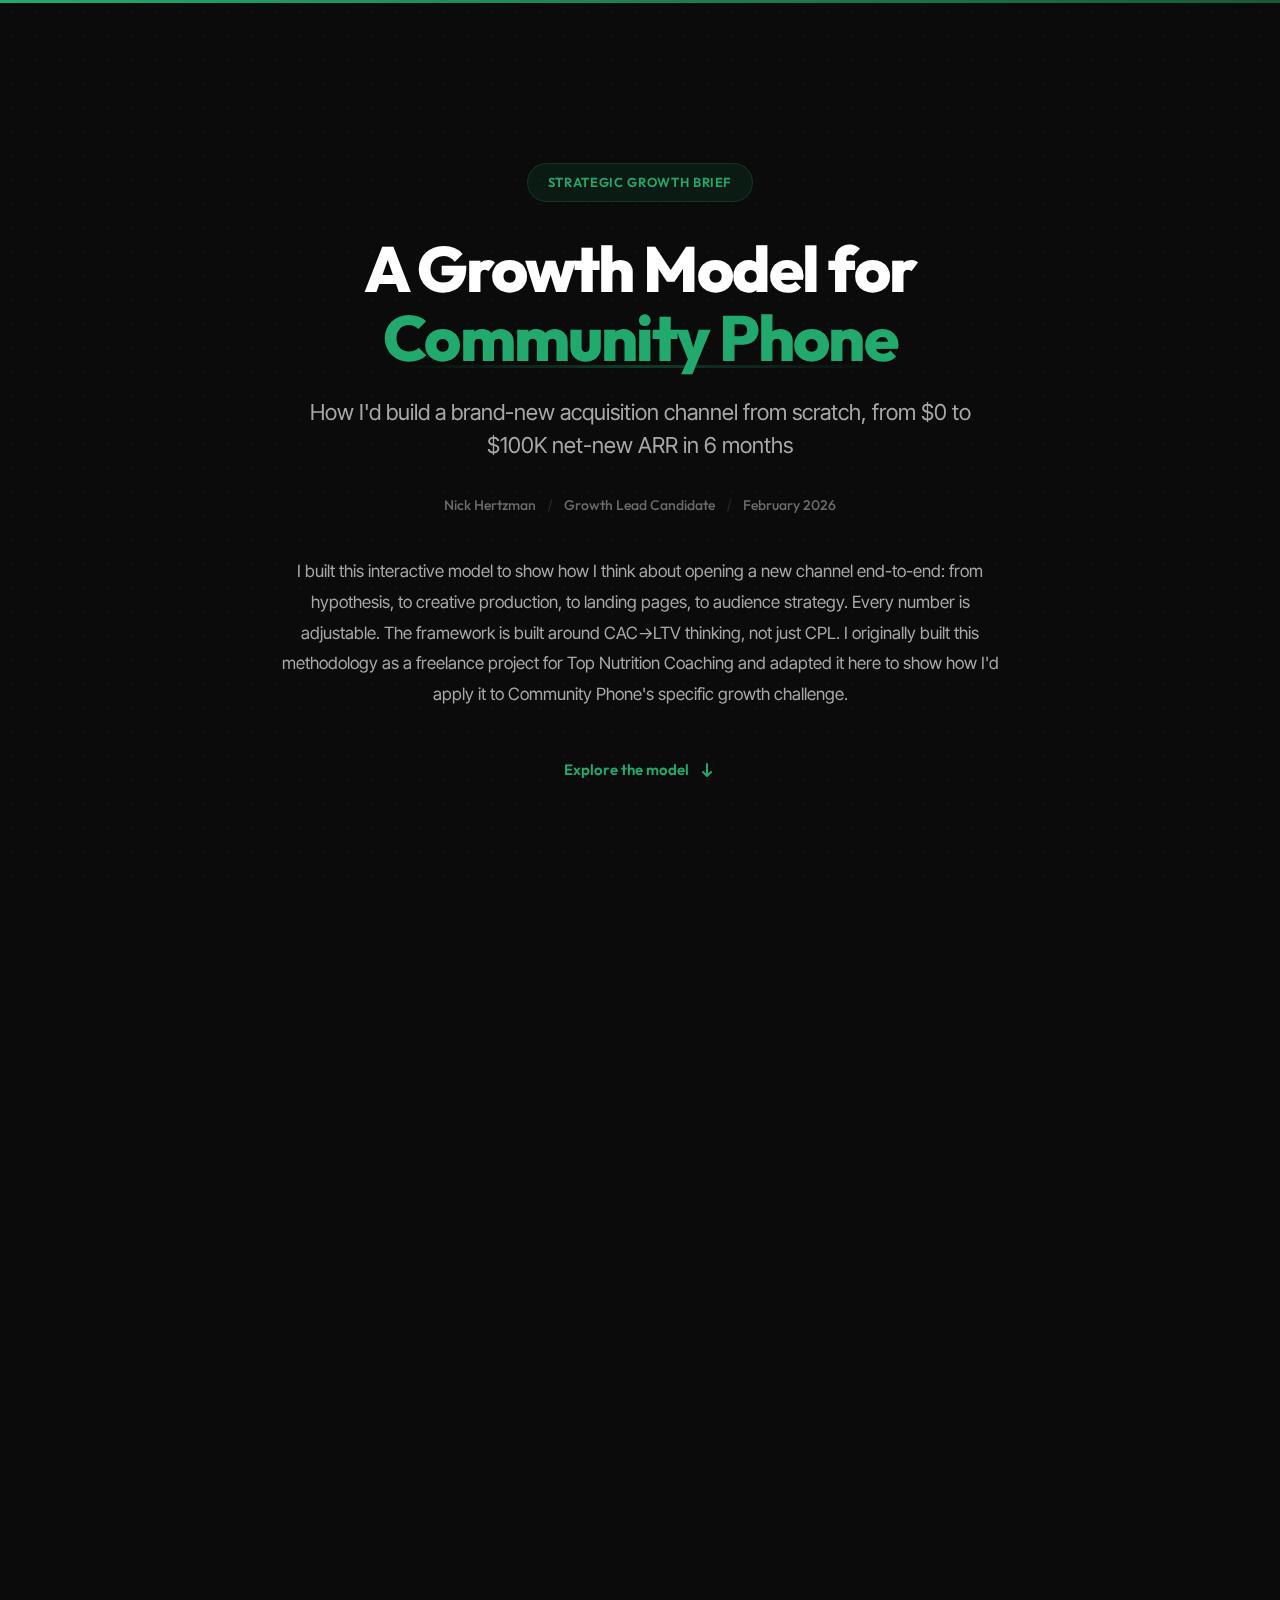
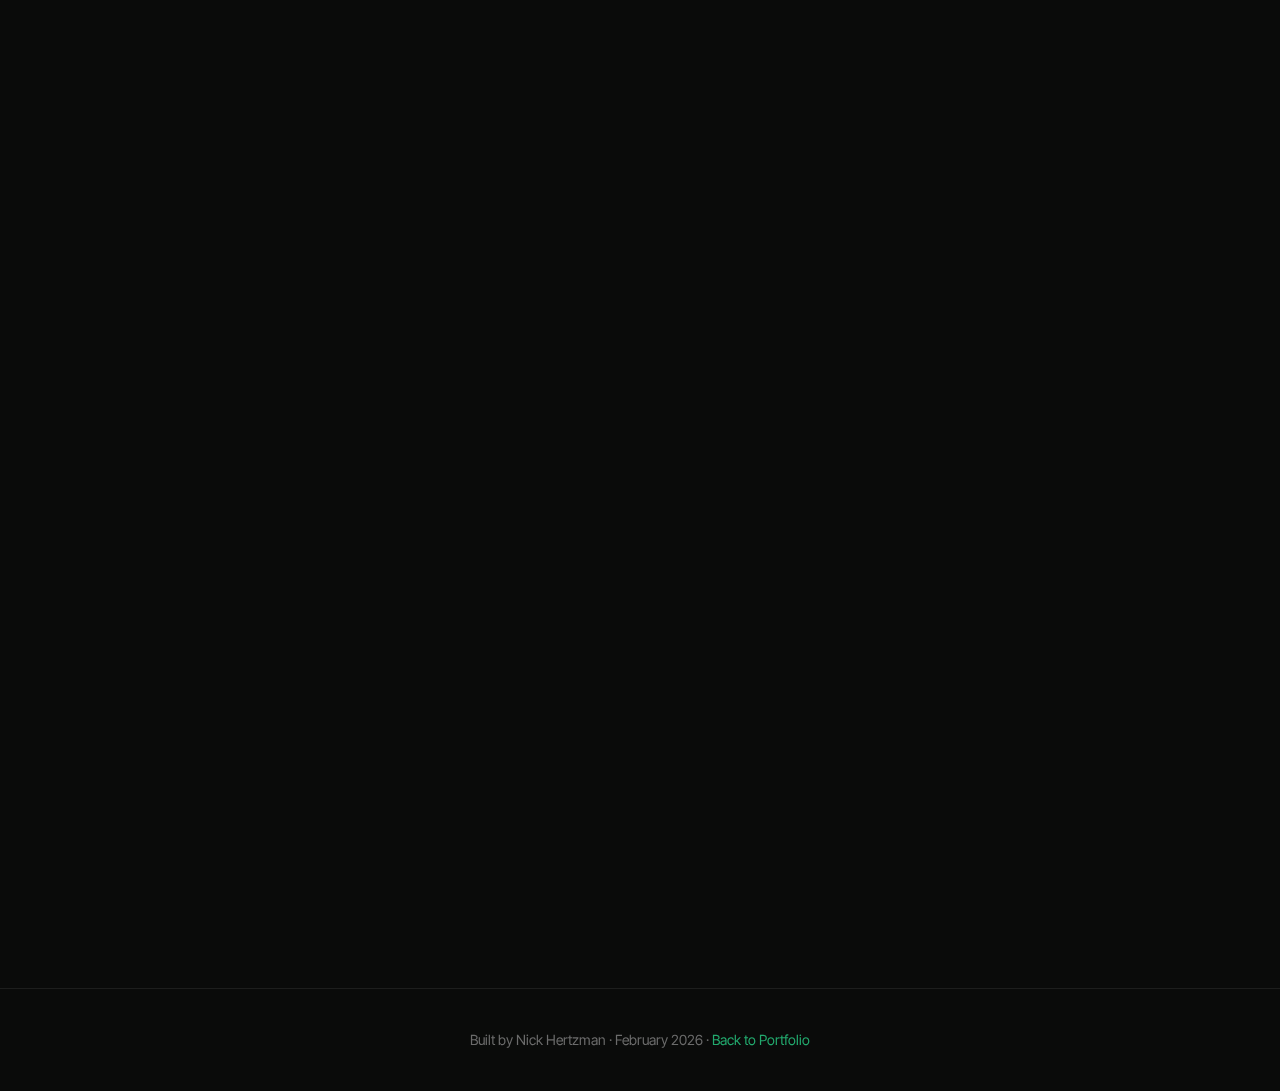
<file: community-phone.html>
<!DOCTYPE html>
<html lang="en">
<head>
    <meta charset="UTF-8">
    <meta name="viewport" content="width=device-width, initial-scale=1.0">
    <title>A Growth Model for Community Phone | Nick Hertzman</title>
    <meta name="description" content="An interactive growth calculator and strategic brief for Community Phone's next scalable acquisition channel.">
    <meta name="robots" content="noindex, nofollow">

    <!-- Google Fonts (same as main site) -->
    <link rel="preconnect" href="https://fonts.googleapis.com">
    <link rel="preconnect" href="https://fonts.gstatic.com" crossorigin>
    <link href="https://fonts.googleapis.com/css2?family=Outfit:wght@400;500;600;700;800&family=Inter+Tight:wght@300;400;500;600;700&display=swap" rel="stylesheet">

    <link rel="stylesheet" href="community-phone.css">
</head>
<body>
    <!-- Fixed Header Bar -->
    <div class="fixed-header"></div>

    <!-- Persistent Path to $100K Bar -->
    <div class="path-bar" id="pathBar">
        <div class="path-bar-inner">
            <span class="path-bar-label">Path to $100K ARR</span>
            <div class="path-bar-track">
                <div class="path-bar-fill" id="pathBarFill"></div>
            </div>
            <span class="path-bar-value" id="pathBarValue">$0</span>
        </div>
    </div>

    <!-- Page Content -->
    <div class="page-wrapper">

        <!-- ===== SECTION 1: HERO ===== -->
        <section class="section hero-section" id="hero">
            <div class="container">
                <div class="hero-badge">Strategic Growth Brief</div>
                <h1 class="hero-title">A Growth Model for <span class="highlight">Community Phone</span></h1>
                <p class="hero-subtitle">How I'd build a brand-new acquisition channel from scratch, from $0 to $100K net-new ARR in 6 months</p>
                <div class="hero-meta">
                    <span class="hero-meta-item">Nick Hertzman</span>
                    <span class="hero-meta-divider">/</span>
                    <span class="hero-meta-item">Growth Lead Candidate</span>
                    <span class="hero-meta-divider">/</span>
                    <span class="hero-meta-item">February 2026</span>
                </div>
                <p class="hero-intro">I built this interactive model to show how I think about opening a new channel end-to-end: from hypothesis, to creative production, to landing pages, to audience strategy. Every number is adjustable. The framework is built around CAC→LTV thinking, not just CPL. I originally built this methodology as a freelance project for Top Nutrition Coaching and adapted it here to show how I'd apply it to Community Phone's specific growth challenge.</p>
                <a href="#challenge" class="scroll-cta">
                    <span>Explore the model</span>
                    <svg width="20" height="20" viewBox="0 0 20 20" fill="none"><path d="M10 4v12m0 0l-4-4m4 4l4-4" stroke="currentColor" stroke-width="2" stroke-linecap="round" stroke-linejoin="round"/></svg>
                </a>
            </div>
        </section>

        <!-- ===== SECTION 2: THE CHALLENGE ===== -->
        <section class="section challenge-section" id="challenge">
            <div class="container">
                <h2 class="section-title">The Challenge</h2>
                <p class="section-description">Community Phone has built a strong foundation: 8-figure ARR, 25K+ customers, and a proven product. But growth is concentrated in a single channel. The next phase requires opening a brand-new paid channel from scratch through rapid testing, fast creative iteration, and ruthlessly killing what doesn't work.</p>

                <div class="stat-cards">
                    <div class="stat-card">
                        <div class="stat-icon">
                            <svg width="24" height="24" viewBox="0 0 24 24" fill="none"><path d="M12 2v20M17 5H9.5a3.5 3.5 0 000 7h5a3.5 3.5 0 010 7H6" stroke="currentColor" stroke-width="2" stroke-linecap="round" stroke-linejoin="round"/></svg>
                        </div>
                        <div class="stat-number" data-target="8">8</div>
                        <div class="stat-label">Figure ARR</div>
                        <div class="stat-detail">Proven product-market fit with strong revenue foundation</div>
                    </div>
                    <div class="stat-card">
                        <div class="stat-icon">
                            <svg width="24" height="24" viewBox="0 0 24 24" fill="none"><path d="M17 21v-2a4 4 0 00-4-4H5a4 4 0 00-4 4v2M9 11a4 4 0 100-8 4 4 0 000 8zM23 21v-2a4 4 0 00-3-3.87M16 3.13a4 4 0 010 7.75" stroke="currentColor" stroke-width="2" stroke-linecap="round" stroke-linejoin="round"/></svg>
                        </div>
                        <div class="stat-number">25K+</div>
                        <div class="stat-label">Customers</div>
                        <div class="stat-detail">Large base validates demand across demographics</div>
                    </div>
                    <div class="stat-card">
                        <div class="stat-icon">
                            <svg width="24" height="24" viewBox="0 0 24 24" fill="none"><path d="M21 12a9 9 0 11-18 0 9 9 0 0118 0z" stroke="currentColor" stroke-width="2"/><path d="M9 12l2 2 4-4" stroke="currentColor" stroke-width="2" stroke-linecap="round" stroke-linejoin="round"/></svg>
                        </div>
                        <div class="stat-number">$50K</div>
                        <div class="stat-label">Max Monthly Budget</div>
                        <div class="stat-detail">Starting at $25K/month with room to scale as channels prove out</div>
                    </div>
                    <div class="stat-card">
                        <div class="stat-icon">
                            <svg width="24" height="24" viewBox="0 0 24 24" fill="none"><path d="M13 2L3 14h9l-1 8 10-12h-9l1-8z" stroke="currentColor" stroke-width="2" stroke-linecap="round" stroke-linejoin="round"/></svg>
                        </div>
                        <div class="stat-number">6 Months</div>
                        <div class="stat-label">Target Timeline</div>
                        <div class="stat-detail">$100K net-new ARR from a channel built from scratch</div>
                    </div>
                </div>
            </div>
        </section>

        <!-- ===== SECTION 3: ICE FRAMEWORK ===== -->
        <section class="section ice-section" id="framework">
            <div class="container">
                <h2 class="section-title">The Framework</h2>
                <p class="section-description">Before spending a dollar, I prioritize initiatives using the ICE framework: Impact, Confidence, and Ease. Each dimension is scored 1-10 with a specific rubric so scoring stays consistent and defensible. Each score below is editable. Click any cell to adjust, and the table will re-sort by total score automatically.</p>

                <div class="ice-scales">
                    <div class="ice-scale-card">
                        <h4>Impact</h4>
                        <p>How far does this get us toward the $100K MRR goal?</p>
                        <ul>
                            <li><strong>10</strong> = Gets us 100% of the way there</li>
                            <li><strong>5</strong> = Gets us 50% of the way there</li>
                            <li><strong>1</strong> = Gets us 10% of the way there</li>
                        </ul>
                    </div>
                    <div class="ice-scale-card">
                        <h4>Confidence</h4>
                        <p>How certain are we this will make an impact?</p>
                        <ul>
                            <li><strong>10</strong> = Absolutely certain an impact will be made</li>
                            <li><strong>5</strong> = 50% certain</li>
                            <li><strong>1</strong> = No clue</li>
                        </ul>
                    </div>
                    <div class="ice-scale-card">
                        <h4>Ease</h4>
                        <p>What does it cost in time and resources to launch?</p>
                        <ul>
                            <li><strong>10</strong> = ~$10 of time and resources</li>
                            <li><strong>5</strong> = ~$25,000 of time and resources</li>
                            <li><strong>1</strong> = ~$50,000 of time and resources</li>
                        </ul>
                    </div>
                </div>

                <div class="ice-legend">
                    <div class="ice-legend-item">
                        <span class="ice-legend-dot high"></span>
                        <span>High Priority (24+)</span>
                    </div>
                    <div class="ice-legend-item">
                        <span class="ice-legend-dot medium"></span>
                        <span>Medium Priority (18-23)</span>
                    </div>
                    <div class="ice-legend-item">
                        <span class="ice-legend-dot low"></span>
                        <span>Lower Priority (&lt;18)</span>
                    </div>
                </div>

                <div class="ice-table-wrapper">
                    <table class="ice-table" id="iceTable">
                        <thead>
                            <tr>
                                <th class="ice-th-initiative">Initiative</th>
                                <th class="ice-th-score">Impact</th>
                                <th class="ice-th-score">Confidence</th>
                                <th class="ice-th-score">Ease</th>
                                <th class="ice-th-total">Total</th>
                            </tr>
                        </thead>
                        <tbody id="iceBody">
                            <!-- Populated by JS -->
                        </tbody>
                    </table>
                </div>
            </div>
        </section>

        <!-- ===== SECTION 4: INTERACTIVE CALCULATOR ===== -->
        <section class="section calculator-section" id="calculator">
            <div class="container">
                <h2 class="section-title">The Growth Model</h2>
                <p class="section-description">This is a fully interactive growth model built around the metrics that matter: CAC, LTV, payback period, and ROAS per channel. Adjust any input and watch the projections update in real time. Every slider is tunable to match Community Phone's actual data.</p>

                <!-- Global Controls -->
                <div class="global-controls">
                    <div class="global-control">
                        <label>Starting Monthly Spend</label>
                        <div class="slider-group">
                            <input type="range" id="globalBudget" min="10000" max="100000" step="2500" value="25000">
                            <span class="slider-value" id="globalBudgetValue">$25,000</span>
                        </div>
                    </div>
                    <div class="global-control">
                        <label>Planning Horizon</label>
                        <select id="globalHorizon">
                            <option value="12">12 Weeks</option>
                            <option value="20">20 Weeks</option>
                            <option value="26" selected>26 Weeks (~6 Months)</option>
                        </select>
                    </div>
                    <div class="global-control">
                        <label>Week-over-Week Spend Growth</label>
                        <div class="slider-group">
                            <input type="range" id="globalGrowth" min="0" max="15" step="0.5" value="5">
                            <span class="slider-value" id="globalGrowthValue">5.0%</span>
                        </div>
                    </div>
                    <div class="global-control">
                        <label>Max Monthly Spend Cap</label>
                        <div class="slider-group">
                            <input type="range" id="globalSpendCap" min="25000" max="200000" step="5000" value="50000">
                            <span class="slider-value" id="globalSpendCapValue">$50,000</span>
                        </div>
                    </div>
                    <div class="global-control scenario-control">
                        <label>Scenario Presets</label>
                        <div class="scenario-buttons">
                            <div class="scenario-btn-wrapper">
                                <button class="scenario-btn" data-scenario="conservative">Conservative</button>
                                <div class="scenario-tooltip">Worst-case ramp. Well below benchmark at every funnel stage, higher churn, minimal spend growth. Models a slow start where nothing clicks early.</div>
                            </div>
                            <div class="scenario-btn-wrapper">
                                <button class="scenario-btn active" data-scenario="base">Base</button>
                                <div class="scenario-tooltip">Below-benchmark assumptions across the funnel. Realistic for a new channel where nothing is optimized yet. Assumes underperformance as you learn.</div>
                            </div>
                            <div class="scenario-btn-wrapper">
                                <button class="scenario-btn" data-scenario="aggressive">Aggressive</button>
                                <div class="scenario-tooltip">Hitting industry benchmark midpoints. This is the upside case where creative testing lands early and you reach expected channel performance.</div>
                            </div>
                        </div>
                    </div>
                </div>

                <!-- Channel Tabs -->
                <div class="channel-tabs">
                    <div class="channel-tab active" data-channel="meta">
                        <label class="channel-toggle" title="Include this channel in the model">
                            <input type="checkbox" class="channel-enabled" data-channel="meta" checked>
                            <span class="toggle-track"><span class="toggle-thumb"></span></span>
                        </label>
                        <span class="channel-tab-dot meta"></span>
                        <span class="channel-tab-label">Meta Ads</span>
                    </div>
                    <div class="channel-tab disabled" data-channel="tiktok">
                        <label class="channel-toggle" title="Include this channel in the model">
                            <input type="checkbox" class="channel-enabled" data-channel="tiktok">
                            <span class="toggle-track"><span class="toggle-thumb"></span></span>
                        </label>
                        <span class="channel-tab-dot tiktok"></span>
                        <span class="channel-tab-label">TikTok Ads</span>
                    </div>
                    <div class="channel-tab disabled" data-channel="influencer">
                        <label class="channel-toggle" title="Include this channel in the model">
                            <input type="checkbox" class="channel-enabled" data-channel="influencer">
                            <span class="toggle-track"><span class="toggle-thumb"></span></span>
                        </label>
                        <span class="channel-tab-dot influencer"></span>
                        <span class="channel-tab-label">Influencer / Affiliate</span>
                    </div>
                    <div class="channel-tab disabled" data-channel="youtube">
                        <label class="channel-toggle" title="Include this channel in the model">
                            <input type="checkbox" class="channel-enabled" data-channel="youtube">
                            <span class="toggle-track"><span class="toggle-thumb"></span></span>
                        </label>
                        <span class="channel-tab-dot youtube"></span>
                        <span class="channel-tab-label">YouTube Ads</span>
                    </div>
                    <div class="channel-tab disabled" data-channel="ctv">
                        <label class="channel-toggle" title="Include this channel in the model">
                            <input type="checkbox" class="channel-enabled" data-channel="ctv">
                            <span class="toggle-track"><span class="toggle-thumb"></span></span>
                        </label>
                        <span class="channel-tab-dot ctv"></span>
                        <span class="channel-tab-label">CTV / OTT</span>
                    </div>
                </div>

                <!-- Channel Input Panels -->
                <div class="channel-panels">
                    <!-- Meta Panel -->
                    <div class="channel-panel active" id="panel-meta">
                        <div class="panel-header meta">
                            <h3>Meta Ads</h3>
                            <p>Family & senior targeting via carousel, video, and static creative formats</p>
                        </div>
                        <div class="input-grid">
                            <div class="input-group">
                                <label>Weekly Starting Spend</label>
                                <div class="slider-group">
                                    <input type="range" class="channel-input" data-channel="meta" data-metric="weeklySpend" min="1000" max="100000" step="1000" value="5775">
                                    <span class="slider-value">$5,775</span>
                                </div>
                            </div>
                            <div class="input-group">
                                <label>CPM <span class="benchmark">Benchmark: $10-15</span></label>
                                <div class="slider-group">
                                    <input type="range" class="channel-input" data-channel="meta" data-metric="cpm" min="3" max="40" step="0.5" value="14">
                                    <span class="slider-value">$14.00</span>
                                </div>
                            </div>
                            <div class="input-group">
                                <label>CTR <span class="benchmark">Benchmark: 0.9-1.5%</span></label>
                                <div class="slider-group">
                                    <input type="range" class="channel-input" data-channel="meta" data-metric="ctr" min="0.1" max="5" step="0.1" value="1.3">
                                    <span class="slider-value">1.3%</span>
                                </div>
                            </div>
                            <div class="input-group">
                                <label>Landing Page CVR <span class="benchmark">Benchmark: 5-12%</span></label>
                                <div class="slider-group">
                                    <input type="range" class="channel-input" data-channel="meta" data-metric="lpCvr" min="1" max="25" step="0.5" value="6.5">
                                    <span class="slider-value">5.0%</span>
                                </div>
                            </div>
                            <div class="input-group">
                                <label>Trial-to-Paid CVR <span class="benchmark">Benchmark: 10-20%</span></label>
                                <div class="slider-group">
                                    <input type="range" class="channel-input" data-channel="meta" data-metric="trialCvr" min="1" max="40" step="1" value="12">
                                    <span class="slider-value">12%</span>
                                </div>
                            </div>
                            <div class="input-group">
                                <label>Monthly Churn Rate <span class="benchmark">Benchmark: 3-7%</span></label>
                                <div class="slider-group">
                                    <input type="range" class="channel-input" data-channel="meta" data-metric="churn" min="1" max="15" step="0.5" value="7">
                                    <span class="slider-value">7.0%</span>
                                </div>
                            </div>
                            <div class="input-group">
                                <label>Avg Monthly Revenue / Customer</label>
                                <div class="slider-group">
                                    <input type="range" class="channel-input" data-channel="meta" data-metric="avgRevenue" min="10" max="150" step="1" value="70">
                                    <span class="slider-value">$70</span>
                                </div>
                            </div>
                        </div>
                    </div>

                    <!-- TikTok Panel -->
                    <div class="channel-panel" id="panel-tiktok">
                        <div class="panel-header tiktok">
                            <h3>TikTok Ads</h3>
                            <p>Creative-first approach targeting younger demographics with viral potential</p>
                        </div>
                        <div class="input-grid">
                            <div class="input-group">
                                <label>Weekly Starting Spend</label>
                                <div class="slider-group">
                                    <input type="range" class="channel-input" data-channel="tiktok" data-metric="weeklySpend" min="1000" max="100000" step="1000" value="20000">
                                    <span class="slider-value">$20,000</span>
                                </div>
                            </div>
                            <div class="input-group">
                                <label>CPM <span class="benchmark">Benchmark: $5-12</span></label>
                                <div class="slider-group">
                                    <input type="range" class="channel-input" data-channel="tiktok" data-metric="cpm" min="3" max="40" step="0.5" value="10">
                                    <span class="slider-value">$10.00</span>
                                </div>
                            </div>
                            <div class="input-group">
                                <label>CTR <span class="benchmark">Benchmark: 0.5-1.2%</span></label>
                                <div class="slider-group">
                                    <input type="range" class="channel-input" data-channel="tiktok" data-metric="ctr" min="0.1" max="5" step="0.1" value="0.5">
                                    <span class="slider-value">0.5%</span>
                                </div>
                            </div>
                            <div class="input-group">
                                <label>Landing Page CVR <span class="benchmark">Benchmark: 3-8%</span></label>
                                <div class="slider-group">
                                    <input type="range" class="channel-input" data-channel="tiktok" data-metric="lpCvr" min="1" max="25" step="0.5" value="3">
                                    <span class="slider-value">3.0%</span>
                                </div>
                            </div>
                            <div class="input-group">
                                <label>Trial-to-Paid CVR <span class="benchmark">Benchmark: 7-15%</span></label>
                                <div class="slider-group">
                                    <input type="range" class="channel-input" data-channel="tiktok" data-metric="trialCvr" min="1" max="40" step="1" value="8">
                                    <span class="slider-value">8%</span>
                                </div>
                            </div>
                            <div class="input-group">
                                <label>Monthly Churn Rate <span class="benchmark">Benchmark: 4-8%</span></label>
                                <div class="slider-group">
                                    <input type="range" class="channel-input" data-channel="tiktok" data-metric="churn" min="1" max="15" step="0.5" value="7">
                                    <span class="slider-value">7.0%</span>
                                </div>
                            </div>
                            <div class="input-group">
                                <label>Avg Monthly Revenue / Customer</label>
                                <div class="slider-group">
                                    <input type="range" class="channel-input" data-channel="tiktok" data-metric="avgRevenue" min="10" max="150" step="1" value="70">
                                    <span class="slider-value">$70</span>
                                </div>
                            </div>
                        </div>
                    </div>

                    <!-- Influencer Panel -->
                    <div class="channel-panel" id="panel-influencer">
                        <div class="panel-header influencer">
                            <h3>Influencer / Affiliate</h3>
                            <p>Partnership-based, content-driven acquisition through family & tech reviewers</p>
                        </div>
                        <div class="input-grid">
                            <div class="input-group">
                                <label>Weekly Starting Spend</label>
                                <div class="slider-group">
                                    <input type="range" class="channel-input" data-channel="influencer" data-metric="weeklySpend" min="1000" max="100000" step="1000" value="10000">
                                    <span class="slider-value">$10,000</span>
                                </div>
                            </div>
                            <div class="input-group">
                                <label>CPM <span class="benchmark">Benchmark: $10-20</span></label>
                                <div class="slider-group">
                                    <input type="range" class="channel-input" data-channel="influencer" data-metric="cpm" min="3" max="40" step="0.5" value="18">
                                    <span class="slider-value">$18.00</span>
                                </div>
                            </div>
                            <div class="input-group">
                                <label>CTR <span class="benchmark">Benchmark: 1.5-4%</span></label>
                                <div class="slider-group">
                                    <input type="range" class="channel-input" data-channel="influencer" data-metric="ctr" min="0.1" max="5" step="0.1" value="1.8">
                                    <span class="slider-value">1.8%</span>
                                </div>
                            </div>
                            <div class="input-group">
                                <label>Landing Page CVR <span class="benchmark">Benchmark: 8-15%</span></label>
                                <div class="slider-group">
                                    <input type="range" class="channel-input" data-channel="influencer" data-metric="lpCvr" min="1" max="25" step="0.5" value="9">
                                    <span class="slider-value">9.0%</span>
                                </div>
                            </div>
                            <div class="input-group">
                                <label>Trial-to-Paid CVR <span class="benchmark">Benchmark: 15-25%</span></label>
                                <div class="slider-group">
                                    <input type="range" class="channel-input" data-channel="influencer" data-metric="trialCvr" min="1" max="40" step="1" value="16">
                                    <span class="slider-value">16%</span>
                                </div>
                            </div>
                            <div class="input-group">
                                <label>Monthly Churn Rate <span class="benchmark">Benchmark: 2-6%</span></label>
                                <div class="slider-group">
                                    <input type="range" class="channel-input" data-channel="influencer" data-metric="churn" min="1" max="15" step="0.5" value="5">
                                    <span class="slider-value">5.0%</span>
                                </div>
                            </div>
                            <div class="input-group">
                                <label>Avg Monthly Revenue / Customer</label>
                                <div class="slider-group">
                                    <input type="range" class="channel-input" data-channel="influencer" data-metric="avgRevenue" min="10" max="150" step="1" value="70">
                                    <span class="slider-value">$70</span>
                                </div>
                            </div>
                        </div>
                    </div>

                    <!-- YouTube Panel -->
                    <div class="channel-panel" id="panel-youtube">
                        <div class="panel-header youtube">
                            <h3>YouTube Ads</h3>
                            <p>Performance-driven pre-roll and in-stream ads targeting users with high intent</p>
                        </div>
                        <div class="input-grid">
                            <div class="input-group">
                                <label>Weekly Starting Spend</label>
                                <div class="slider-group">
                                    <input type="range" class="channel-input" data-channel="youtube" data-metric="weeklySpend" min="1000" max="100000" step="1000" value="8000">
                                    <span class="slider-value">$8,000</span>
                                </div>
                            </div>
                            <div class="input-group">
                                <label>CPM <span class="benchmark">Benchmark: $3.50-8</span></label>
                                <div class="slider-group">
                                    <input type="range" class="channel-input" data-channel="youtube" data-metric="cpm" min="2" max="20" step="0.5" value="6">
                                    <span class="slider-value">$6.00</span>
                                </div>
                            </div>
                            <div class="input-group">
                                <label>CTR <span class="benchmark">Benchmark: 0.5-0.7%</span></label>
                                <div class="slider-group">
                                    <input type="range" class="channel-input" data-channel="youtube" data-metric="ctr" min="0.1" max="3" step="0.05" value="0.5">
                                    <span class="slider-value">0.50%</span>
                                </div>
                            </div>
                            <div class="input-group">
                                <label>Landing Page CVR <span class="benchmark">Benchmark: 4-8%</span></label>
                                <div class="slider-group">
                                    <input type="range" class="channel-input" data-channel="youtube" data-metric="lpCvr" min="1" max="25" step="0.5" value="4">
                                    <span class="slider-value">4.0%</span>
                                </div>
                            </div>
                            <div class="input-group">
                                <label>Trial-to-Paid CVR <span class="benchmark">Benchmark: 8-15%</span></label>
                                <div class="slider-group">
                                    <input type="range" class="channel-input" data-channel="youtube" data-metric="trialCvr" min="1" max="40" step="1" value="9">
                                    <span class="slider-value">9%</span>
                                </div>
                            </div>
                            <div class="input-group">
                                <label>Monthly Churn Rate <span class="benchmark">Benchmark: 3-7%</span></label>
                                <div class="slider-group">
                                    <input type="range" class="channel-input" data-channel="youtube" data-metric="churn" min="1" max="15" step="0.5" value="6">
                                    <span class="slider-value">6.0%</span>
                                </div>
                            </div>
                            <div class="input-group">
                                <label>Avg Monthly Revenue / Customer</label>
                                <div class="slider-group">
                                    <input type="range" class="channel-input" data-channel="youtube" data-metric="avgRevenue" min="10" max="150" step="1" value="70">
                                    <span class="slider-value">$70</span>
                                </div>
                            </div>
                        </div>
                    </div>

                    <!-- CTV Panel -->
                    <div class="channel-panel" id="panel-ctv">
                        <div class="panel-header ctv">
                            <h3>CTV / OTT</h3>
                            <p>Premium connected TV inventory for brand awareness and reach — optimized for impressions and view-through lift, not direct clicks</p>
                        </div>
                        <div class="input-grid">
                            <div class="input-group">
                                <label>Weekly Starting Spend</label>
                                <div class="slider-group">
                                    <input type="range" class="channel-input" data-channel="ctv" data-metric="weeklySpend" min="1000" max="100000" step="1000" value="15000">
                                    <span class="slider-value">$15,000</span>
                                </div>
                            </div>
                            <div class="input-group">
                                <label>CPM <span class="benchmark">Benchmark: $25-65</span></label>
                                <div class="slider-group">
                                    <input type="range" class="channel-input" data-channel="ctv" data-metric="cpm" min="15" max="80" step="1" value="40">
                                    <span class="slider-value">$40.00</span>
                                </div>
                            </div>
                            <div class="input-group">
                                <label>CTR <span class="benchmark">Note: CTV optimizes for reach/frequency, not clicks</span></label>
                                <div class="slider-group">
                                    <input type="range" class="channel-input" data-channel="ctv" data-metric="ctr" min="0.01" max="0.5" step="0.01" value="0.05">
                                    <span class="slider-value">0.05%</span>
                                </div>
                            </div>
                            <div class="input-group">
                                <label>Landing Page CVR <span class="benchmark">Benchmark: 3-6%</span></label>
                                <div class="slider-group">
                                    <input type="range" class="channel-input" data-channel="ctv" data-metric="lpCvr" min="1" max="25" step="0.5" value="3">
                                    <span class="slider-value">3.0%</span>
                                </div>
                            </div>
                            <div class="input-group">
                                <label>Trial-to-Paid CVR <span class="benchmark">Benchmark: 6-12%</span></label>
                                <div class="slider-group">
                                    <input type="range" class="channel-input" data-channel="ctv" data-metric="trialCvr" min="1" max="40" step="1" value="8">
                                    <span class="slider-value">8%</span>
                                </div>
                            </div>
                            <div class="input-group">
                                <label>Monthly Churn Rate <span class="benchmark">Benchmark: 4-8%</span></label>
                                <div class="slider-group">
                                    <input type="range" class="channel-input" data-channel="ctv" data-metric="churn" min="1" max="15" step="0.5" value="6">
                                    <span class="slider-value">6.0%</span>
                                </div>
                            </div>
                            <div class="input-group">
                                <label>Avg Monthly Revenue / Customer</label>
                                <div class="slider-group">
                                    <input type="range" class="channel-input" data-channel="ctv" data-metric="avgRevenue" min="10" max="150" step="1" value="70">
                                    <span class="slider-value">$70</span>
                                </div>
                            </div>
                        </div>
                    </div>
                </div>

                <!-- Output Dashboard -->
                <div class="dashboard">
                    <h3 class="dashboard-title">Projected Outcomes</h3>

                    <!-- Key Metrics Cards -->
                    <div class="metrics-grid">
                        <div class="metric-card">
                            <div class="metric-label">Total New MRR</div>
                            <div class="metric-value" id="metricMRR">$0</div>
                            <div class="metric-sublabel">at end of horizon</div>
                        </div>
                        <div class="metric-card">
                            <div class="metric-label">Blended CAC</div>
                            <div class="metric-value" id="metricCAC">$0</div>
                            <div class="metric-sublabel">cost per customer</div>
                        </div>
                        <div class="metric-card">
                            <div class="metric-label">Blended LTV</div>
                            <div class="metric-value" id="metricLTV">$0</div>
                            <div class="metric-sublabel">lifetime value</div>
                        </div>
                        <div class="metric-card">
                            <div class="metric-label">LTV : CAC</div>
                            <div class="metric-value" id="metricRatio">0x</div>
                            <div class="metric-sublabel">target: 3x+</div>
                        </div>
                        <div class="metric-card">
                            <div class="metric-label">Payback Period</div>
                            <div class="metric-value" id="metricPayback">0 mo</div>
                            <div class="metric-sublabel">months to recover CAC</div>
                        </div>
                        <div class="metric-card">
                            <div class="metric-label">Total New Customers</div>
                            <div class="metric-value" id="metricCustomers">0</div>
                            <div class="metric-sublabel">active at end of horizon</div>
                        </div>
                    </div>

                    <!-- Path to $100K Indicator -->
                    <div class="target-indicator" id="targetIndicator">
                        <div class="target-icon" id="targetIcon"></div>
                        <div class="target-text">
                            <div class="target-headline" id="targetHeadline">Calculating...</div>
                            <div class="target-detail" id="targetDetail"></div>
                        </div>
                    </div>

                    <!-- Revenue Projection Chart -->
                    <div class="chart-container">
                        <h4 class="chart-title">Cumulative New MRR by Week</h4>
                        <div class="chart-wrapper">
                            <canvas id="revenueChart" width="900" height="400"></canvas>
                        </div>
                        <div class="chart-legend" id="chartLegend"></div>
                    </div>

                    <!-- Funnel Breakdown -->
                    <div class="funnel-container">
                        <h4 class="chart-title">Funnel Breakdown <span class="funnel-period">(cumulative over horizon)</span></h4>
                        <table class="funnel-table" id="funnelTable">
                            <thead>
                                <tr>
                                    <th>Channel</th>
                                    <th>Total Spend</th>
                                    <th>Impressions</th>
                                    <th></th>
                                    <th>Clicks</th>
                                    <th></th>
                                    <th>Leads</th>
                                    <th></th>
                                    <th>Customers</th>
                                </tr>
                            </thead>
                            <tbody id="funnelBody">
                                <!-- Populated by JS -->
                            </tbody>
                        </table>
                    </div>

                    <!-- Budget Allocation Donut -->
                    <div class="donut-and-table">
                        <div class="donut-container">
                            <h4 class="chart-title">Budget Allocation</h4>
                            <div class="donut-wrapper">
                                <canvas id="donutChart" width="280" height="280"></canvas>
                                <div class="donut-center" id="donutCenter">
                                    <div class="donut-center-value">$25K</div>
                                    <div class="donut-center-label">/ month</div>
                                </div>
                            </div>
                            <div class="donut-legend" id="donutLegend"></div>
                        </div>

                        <!-- Channel Comparison Table -->
                        <div class="comparison-table-container">
                            <h4 class="chart-title">Channel Comparison</h4>
                            <table class="comparison-table" id="comparisonTable">
                                <thead>
                                    <tr>
                                        <th>Channel</th>
                                        <th>CAC</th>
                                        <th>LTV</th>
                                        <th>ROAS</th>
                                        <th>New Customers</th>
                                        <th>MRR</th>
                                    </tr>
                                </thead>
                                <tbody id="comparisonBody">
                                    <!-- Populated by JS -->
                                </tbody>
                            </table>
                        </div>
                    </div>
                </div>
            </div>
        </section>

        <!-- ===== SECTION 5: CASE STUDY ===== -->
        <section class="section casestudy-section" id="casestudy">
            <div class="container">
                <h2 class="section-title">Proof of Methodology</h2>
                <p class="section-description">I built this model for Top Nutrition Coaching as a freelance project and have used the framework at every company since. The goal: set clear kill criteria, test fast, and know within weeks whether a channel scales or gets cut.</p>

                <div class="casestudy-card">
                    <div class="casestudy-header">
                        <h3>Top Nutrition Coaching Growth Calculator</h3>
                    </div>
                    <div class="casestudy-body">
                        <p>Top Nutrition Coaching paid me to build a comprehensive growth model for their business. The framework worked so well that it became the foundation for how I approach pipeline metrics at every company since. Using Claude Code, I adapted the original spreadsheet into this interactive version. The <a href="https://docs.google.com/spreadsheets/d/1bFRW8TIwHnWa2eWMQudgQ0xO0J3hZ7xvd4rl5LNQuhw/edit?gid=690379424#gid=690379424" target="_blank" rel="noopener noreferrer">10-tab calculator in Google Sheets</a> covered:</p>
                        <ul class="casestudy-list">
                            <li>Multi-channel funnel analysis across paid social, organic, partnerships, and referral programs</li>
                            <li>Week-by-week revenue projections with compounding customer growth and churn modeling</li>
                            <li>ICE Framework prioritization to rank 12+ growth initiatives by impact, confidence, and ease</li>
                            <li>Scenario modeling (conservative / base / aggressive) with adjustable assumptions</li>
                            <li>Unit economics dashboard calculating CAC, LTV, payback period, and ROAS per channel</li>
                        </ul>
                        <div class="casestudy-outcome">
                            <h4>The methodology works because it forces clarity:</h4>
                            <div class="outcome-grid">
                                <div class="outcome-item">
                                    <div class="outcome-label">Structured Prioritization</div>
                                    <div class="outcome-detail">ICE scoring removes gut-feel from channel selection. Every initiative competes on the same scale</div>
                                </div>
                                <div class="outcome-item">
                                    <div class="outcome-label">Transparent Assumptions</div>
                                    <div class="outcome-detail">Every input is visible and adjustable, so stakeholders can challenge numbers instead of guessing</div>
                                </div>
                                <div class="outcome-item">
                                    <div class="outcome-label">Week-Level Granularity</div>
                                    <div class="outcome-detail">Monthly models hide too much. Weekly projections catch problems fast and show real growth curves</div>
                                </div>
                            </div>
                        </div>
                    </div>
                </div>
            </div>
        </section>

        <!-- ===== SECTION 6: 90-DAY PLAN ===== -->
        <section class="section plan-section" id="plan">
            <div class="container">
                <h2 class="section-title">The First 90 Days</h2>
                <p class="section-description">The target is $100K net-new ARR by month 6. Here's how I'd spend the first half: testing fast, killing bad ideas decisively, and building the systems that let proven channels scale.</p>

                <div class="plan-timeline">
                    <div class="plan-phase">
                        <div class="plan-phase-header">
                            <div class="plan-phase-number">01</div>
                            <div class="plan-phase-range">Days 1–30</div>
                        </div>
                        <h3 class="plan-phase-title">Meta First, Build the Foundation</h3>
                        <ul class="plan-list">
                            <li>Audit existing acquisition data and attribution setup to understand what's measurable today</li>
                            <li>Instrument end-to-end tracking (UTMs, conversion API, pixel setup) for Meta and landing pages</li>
                            <li>Launch Meta test campaigns: 3-5 ad sets targeting family/senior segments with varied creative angles</li>
                            <li>Build the creative testing framework: hypothesis format, naming conventions, performance thresholds, kill criteria</li>
                            <li>Build channel-specific landing pages and start optimizing against real conversion data</li>
                            <li>Establish baseline CAC and conversion benchmarks from Meta to calibrate the growth model</li>
                        </ul>
                    </div>

                    <div class="plan-phase">
                        <div class="plan-phase-header">
                            <div class="plan-phase-number">02</div>
                            <div class="plan-phase-range">Days 31–60</div>
                        </div>
                        <h3 class="plan-phase-title">Scale Meta, Open Second Channels</h3>
                        <ul class="plan-list">
                            <li>Scale top-performing Meta ad sets, increasing spend on proven creative while watching for diminishing returns</li>
                            <li>Stand up the creative production pipeline with a weekly output cadence and structured testing cycles</li>
                            <li>Begin influencer outreach to 20-30 family/tech review creators, negotiate initial partnership terms and set up tracking</li>
                            <li>Launch YouTube test campaigns targeting high-intent keywords and audiences, measuring direct CAC/LTV performance</li>
                            <li>Refine landing pages based on Meta data, build separate pages for influencer and YouTube traffic</li>
                            <li>Optionally test CTV/OTT as a top-of-funnel awareness play if early channels validate unit economics</li>
                        </ul>
                    </div>

                    <div class="plan-phase">
                        <div class="plan-phase-header">
                            <div class="plan-phase-number">03</div>
                            <div class="plan-phase-range">Days 61–90</div>
                        </div>
                        <h3 class="plan-phase-title">Validate Second Channels, Plan the Scale</h3>
                        <ul class="plan-list">
                            <li>Measure initial influencer and YouTube results against Meta's proven CAC benchmarks</li>
                            <li>Kill underperformers decisively, reallocate budget to whatever is working</li>
                            <li>Check lead quality across all channels against actual downstream conversion, not just top-of-funnel volume</li>
                            <li>If CTV is running, test whether awareness spend improves Meta and direct mail conversion rates (multi-channel lift)</li>
                            <li>Build a data-driven scaling plan for months 4-6 with real unit economics, targeting $100K net-new ARR by month 6</li>
                        </ul>
                    </div>
                </div>

                <div class="cta-block">
                    <h3>Let's discuss how I'd execute this.</h3>
                    <p>This model is a starting point. I'd love to walk through the thinking, adjust the assumptions with your actual data, and map out the first 30 days in detail.</p>
                    <a href="mailto:snhertzman@gmail.com" class="btn btn-cta">Start the Conversation</a>
                </div>
            </div>
        </section>

        <!-- Footer -->
        <footer class="page-footer">
            <p>Built by Nick Hertzman &middot; February 2026 &middot; <a href="index.html">Back to Portfolio</a></p>
        </footer>

    </div>

    <script src="community-phone.js"></script>
</body>
</html>
</file>
<file: community-phone.css>
/* ===================================
   COMMUNITY PHONE GROWTH MODEL
   Standalone page — reuses design system
   =================================== */

@import url('https://fonts.googleapis.com/css2?family=Outfit:wght@400;500;600;700;800&family=Inter+Tight:wght@300;400;500;600;700&display=swap');

/* ===================================
   CSS VARIABLES (from main site)
   =================================== */

:root {
    --green-primary: #22aa6e;
    --green-glow: rgba(34, 170, 110, 0.2);
    --green-dark: #1d9560;

    --dark-bg: #0a0b0a;
    --dark-surface: #141514;
    --dark-elevated: #1a1b1a;

    --text-primary: #ffffff;
    --text-secondary: #a8a8a8;
    --text-muted: #6b6b6b;

    --border-subtle: rgba(255, 255, 255, 0.08);
    --border-medium: rgba(255, 255, 255, 0.12);

    --font-display: 'Outfit', system-ui, sans-serif;
    --font-body: 'Inter Tight', system-ui, sans-serif;

    --shadow-sm: 0 2px 8px rgba(0, 0, 0, 0.2);
    --shadow-md: 0 4px 16px rgba(0, 0, 0, 0.3);
    --shadow-lg: 0 8px 32px rgba(0, 0, 0, 0.4);
    --shadow-green: 0 0 20px var(--green-glow);

    --transition-fast: 150ms cubic-bezier(0.4, 0, 0.2, 1);
    --transition-base: 250ms cubic-bezier(0.4, 0, 0.2, 1);
    --transition-slow: 350ms cubic-bezier(0.4, 0, 0.2, 1);

    /* Channel accent colors */
    --meta-color: #1877F2;
    --tiktok-color: #fe2c55;
    --influencer-color: #E1306C;
    --youtube-color: #FF0000;
    --ctv-color: #9333EA;
}

/* ===================================
   RESET & BASE
   =================================== */

* {
    margin: 0;
    padding: 0;
    box-sizing: border-box;
}

html {
    height: 100%;
    scroll-behavior: smooth;
}

body {
    font-family: var(--font-body);
    color: var(--text-primary);
    background-color: var(--dark-bg);
    line-height: 1.6;
    font-size: 16px;
    min-height: 100%;
    -webkit-font-smoothing: antialiased;
    -moz-osx-font-smoothing: grayscale;
}

body::before {
    content: '';
    position: fixed;
    top: 0;
    left: 0;
    right: 0;
    bottom: 0;
    background-image: radial-gradient(circle, rgba(255, 255, 255, 0.03) 1px, transparent 1px);
    background-size: 24px 24px;
    pointer-events: none;
    z-index: 0;
}

/* ===================================
   ANIMATIONS
   =================================== */

@keyframes fadeInUp {
    from { opacity: 0; transform: translateY(30px); }
    to { opacity: 1; transform: translateY(0); }
}

@keyframes fadeIn {
    from { opacity: 0; }
    to { opacity: 1; }
}

@keyframes shimmer {
    0% { background-position: -200% center; }
    100% { background-position: 200% center; }
}

@keyframes pulse {
    0%, 100% { opacity: 1; }
    50% { opacity: 0.7; }
}

/* ===================================
   FIXED HEADER BAR
   =================================== */

.fixed-header {
    position: fixed;
    top: 0;
    left: 0;
    right: 0;
    height: 3px;
    background: linear-gradient(90deg,
        var(--green-primary) 0%,
        rgba(34, 170, 110, 0.5) 50%,
        var(--green-primary) 100%);
    z-index: 1000;
    animation: shimmer 3s ease-in-out infinite;
    background-size: 200% auto;
}

/* ===================================
   PATH TO $100K BAR
   =================================== */

.path-bar {
    position: fixed;
    top: 3px;
    left: 0;
    right: 0;
    z-index: 999;
    background: var(--dark-surface);
    border-bottom: 1px solid var(--border-subtle);
    padding: 10px 0;
    opacity: 0;
    transform: translateY(-100%);
    transition: opacity 0.4s ease, transform 0.4s ease;
    backdrop-filter: blur(12px);
}

.path-bar.visible {
    opacity: 1;
    transform: translateY(0);
}

.path-bar-inner {
    max-width: 1100px;
    margin: 0 auto;
    padding: 0 40px;
    display: flex;
    align-items: center;
    gap: 16px;
}

.path-bar-label {
    font-family: var(--font-display);
    font-size: 13px;
    font-weight: 600;
    color: var(--text-secondary);
    white-space: nowrap;
}

.path-bar-track {
    flex: 1;
    height: 8px;
    background: var(--dark-elevated);
    border-radius: 4px;
    overflow: hidden;
}

.path-bar-fill {
    height: 100%;
    border-radius: 4px;
    background: var(--green-primary);
    width: 0%;
    transition: width 0.6s ease, background-color 0.4s ease;
}

.path-bar-fill.warning {
    background: #f59e0b;
}

.path-bar-fill.danger {
    background: #ef4444;
}

.path-bar-value {
    font-family: var(--font-display);
    font-size: 14px;
    font-weight: 700;
    color: var(--green-primary);
    min-width: 80px;
    text-align: right;
}

/* ===================================
   PAGE WRAPPER
   =================================== */

.page-wrapper {
    position: relative;
    z-index: 1;
    padding-top: 3px;
}

.container {
    max-width: 1100px;
    margin: 0 auto;
    padding: 0 40px;
}

/* ===================================
   SECTIONS (scroll reveal)
   =================================== */

.section {
    padding: 100px 0;
    opacity: 0;
    transform: translateY(30px);
    transition: opacity 0.8s ease, transform 0.8s ease;
}

.section.visible {
    opacity: 1;
    transform: translateY(0);
}

/* ===================================
   SECTION TITLES
   =================================== */

.section-title {
    font-family: var(--font-display);
    font-size: 40px;
    font-weight: 700;
    margin-bottom: 20px;
    color: var(--text-primary);
    letter-spacing: -0.02em;
    position: relative;
    display: inline-block;
}

.section-title::after {
    content: '';
    position: absolute;
    bottom: -8px;
    left: 0;
    width: 60px;
    height: 3px;
    background: var(--green-primary);
    border-radius: 2px;
}

.section-description {
    font-size: 18px;
    line-height: 1.8;
    color: var(--text-secondary);
    max-width: 800px;
    margin-top: 24px;
    margin-bottom: 48px;
}

/* ===================================
   SECTION 1: HERO
   =================================== */

.hero-section {
    padding: 160px 0 120px;
    text-align: center;
}

.hero-badge {
    display: inline-block;
    font-family: var(--font-display);
    font-size: 13px;
    font-weight: 600;
    color: var(--green-primary);
    background: rgba(34, 170, 110, 0.1);
    padding: 8px 20px;
    border-radius: 20px;
    letter-spacing: 0.05em;
    text-transform: uppercase;
    margin-bottom: 32px;
    border: 1px solid rgba(34, 170, 110, 0.2);
}

.hero-title {
    font-family: var(--font-display);
    font-size: 64px;
    font-weight: 800;
    line-height: 1.08;
    color: var(--text-primary);
    letter-spacing: -0.03em;
    max-width: 900px;
    margin: 0 auto 24px;
}

.hero-title .highlight {
    color: var(--green-primary);
    position: relative;
    display: inline-block;
}

.hero-title .highlight::after {
    content: '';
    position: absolute;
    bottom: 4px;
    left: 0;
    right: 0;
    height: 3px;
    background: linear-gradient(90deg, transparent, var(--green-primary), transparent);
    opacity: 0.3;
}

.hero-subtitle {
    font-size: 22px;
    color: var(--text-secondary);
    max-width: 700px;
    margin: 0 auto 32px;
    line-height: 1.5;
}

.hero-meta {
    display: flex;
    justify-content: center;
    align-items: center;
    gap: 12px;
    margin-bottom: 40px;
    flex-wrap: wrap;
}

.hero-meta-item {
    font-family: var(--font-display);
    font-size: 14px;
    font-weight: 500;
    color: var(--text-muted);
}

.hero-meta-divider {
    color: var(--border-medium);
    font-size: 14px;
}

.hero-intro {
    font-size: 17px;
    line-height: 1.8;
    color: var(--text-secondary);
    max-width: 720px;
    margin: 0 auto 48px;
}

.scroll-cta {
    display: inline-flex;
    align-items: center;
    gap: 8px;
    color: var(--green-primary);
    text-decoration: none;
    font-family: var(--font-display);
    font-weight: 600;
    font-size: 15px;
    transition: all var(--transition-base);
}

.scroll-cta:hover {
    color: var(--text-primary);
}

.scroll-cta svg {
    animation: pulse 2s ease-in-out infinite;
}

/* ===================================
   SECTION 2: CHALLENGE — STAT CARDS
   =================================== */

.stat-cards {
    display: grid;
    grid-template-columns: repeat(4, 1fr);
    gap: 20px;
}

.stat-card {
    background: var(--dark-surface);
    border: 1px solid var(--border-subtle);
    border-radius: 16px;
    padding: 32px 24px;
    text-align: center;
    transition: all var(--transition-slow);
    position: relative;
    overflow: hidden;
}

.stat-card::before {
    content: '';
    position: absolute;
    top: 0;
    left: 0;
    right: 0;
    height: 3px;
    background: linear-gradient(90deg, var(--green-primary), transparent);
    opacity: 0;
    transition: opacity var(--transition-base);
}

.stat-card:hover {
    background: var(--dark-elevated);
    border-color: var(--border-medium);
    transform: translateY(-4px);
    box-shadow: var(--shadow-lg);
}

.stat-card:hover::before {
    opacity: 1;
}

.stat-icon {
    display: inline-flex;
    align-items: center;
    justify-content: center;
    width: 48px;
    height: 48px;
    border-radius: 12px;
    background: rgba(34, 170, 110, 0.1);
    color: var(--green-primary);
    margin-bottom: 20px;
}

.stat-number {
    font-family: var(--font-display);
    font-size: 36px;
    font-weight: 800;
    color: var(--text-primary);
    letter-spacing: -0.02em;
    margin-bottom: 4px;
}

.stat-label {
    font-family: var(--font-display);
    font-size: 15px;
    font-weight: 600;
    color: var(--green-primary);
    margin-bottom: 12px;
}

.stat-detail {
    font-size: 14px;
    color: var(--text-muted);
    line-height: 1.5;
}

/* ===================================
   SECTION 3: ICE FRAMEWORK
   =================================== */

.ice-scales {
    display: grid;
    grid-template-columns: repeat(3, 1fr);
    gap: 16px;
    margin-bottom: 32px;
}

.ice-scale-card {
    background: var(--dark-surface);
    border: 1px solid var(--border-subtle);
    border-radius: 12px;
    padding: 24px;
}

.ice-scale-card h4 {
    font-family: var(--font-display);
    font-size: 16px;
    font-weight: 700;
    color: var(--text-primary);
    margin-bottom: 4px;
}

.ice-scale-card p {
    font-size: 14px;
    color: var(--text-muted);
    margin-bottom: 12px;
}

.ice-scale-card ul {
    list-style: none;
    padding: 0;
}

.ice-scale-card li {
    font-size: 14px;
    color: var(--text-secondary);
    line-height: 1.8;
}

.ice-scale-card li strong {
    color: var(--green-primary);
    font-family: var(--font-display);
}

.ice-legend {
    display: flex;
    gap: 24px;
    margin-bottom: 24px;
    flex-wrap: wrap;
}

.ice-legend-item {
    display: flex;
    align-items: center;
    gap: 8px;
    font-size: 14px;
    color: var(--text-secondary);
}

.ice-legend-dot {
    width: 12px;
    height: 12px;
    border-radius: 3px;
}

.ice-legend-dot.high { background: var(--green-primary); }
.ice-legend-dot.medium { background: #f59e0b; }
.ice-legend-dot.low { background: var(--text-muted); }

.ice-table-wrapper {
    overflow-x: auto;
    border-radius: 16px;
    border: 1px solid var(--border-subtle);
}

.ice-table {
    width: 100%;
    border-collapse: collapse;
    background: var(--dark-surface);
}

.ice-table thead {
    background: var(--dark-elevated);
}

.ice-table th {
    font-family: var(--font-display);
    font-size: 13px;
    font-weight: 600;
    color: var(--text-secondary);
    text-transform: uppercase;
    letter-spacing: 0.05em;
    padding: 16px 20px;
    text-align: left;
    border-bottom: 1px solid var(--border-subtle);
}

.ice-th-score,
.ice-th-total {
    text-align: center;
    width: 100px;
}

.ice-table td {
    padding: 16px 20px;
    border-bottom: 1px solid var(--border-subtle);
    font-size: 15px;
    transition: background var(--transition-fast);
}

.ice-table tbody tr {
    transition: background var(--transition-fast), transform 0.3s ease;
}

.ice-table tbody tr:hover {
    background: var(--dark-elevated);
}

.ice-table tbody tr:last-child td {
    border-bottom: none;
}

.ice-initiative {
    color: var(--text-primary);
    font-weight: 500;
}

.ice-initiative-desc {
    font-size: 13px;
    color: var(--text-muted);
    margin-top: 4px;
}

.ice-rationale {
    font-size: 13px;
    color: var(--text-secondary);
    margin-top: 8px;
    line-height: 1.6;
    padding: 10px 12px;
    background: var(--dark-bg);
    border-radius: 6px;
    border: 1px solid var(--border-subtle);
}

.ice-score-cell {
    text-align: center;
}

.ice-score-input {
    width: 52px;
    height: 36px;
    background: var(--dark-bg);
    border: 1px solid var(--border-subtle);
    border-radius: 8px;
    color: var(--text-primary);
    font-family: var(--font-display);
    font-size: 16px;
    font-weight: 600;
    text-align: center;
    transition: all var(--transition-base);
    -moz-appearance: textfield;
}

.ice-score-input::-webkit-outer-spin-button,
.ice-score-input::-webkit-inner-spin-button {
    -webkit-appearance: none;
    margin: 0;
}

.ice-score-input:focus {
    outline: none;
    border-color: var(--green-primary);
    box-shadow: 0 0 0 3px rgba(34, 170, 110, 0.15);
    background: var(--dark-elevated);
}

.ice-total-cell {
    text-align: center;
    font-family: var(--font-display);
    font-size: 20px;
    font-weight: 700;
}

.ice-total-cell.high { color: var(--green-primary); }
.ice-total-cell.medium { color: #f59e0b; }
.ice-total-cell.low { color: var(--text-muted); }

.ice-priority-bar {
    display: inline-block;
    height: 4px;
    border-radius: 2px;
    margin-top: 4px;
    transition: width 0.4s ease;
}

/* ===================================
   SECTION 4: CALCULATOR
   =================================== */

/* Global Controls */
.global-controls {
    display: grid;
    grid-template-columns: repeat(2, 1fr);
    gap: 20px;
    background: var(--dark-surface);
    border: 1px solid var(--border-subtle);
    border-radius: 16px;
    padding: 32px;
    margin-bottom: 32px;
}

.global-control label {
    display: block;
    font-family: var(--font-display);
    font-size: 13px;
    font-weight: 600;
    color: var(--text-secondary);
    text-transform: uppercase;
    letter-spacing: 0.03em;
    margin-bottom: 12px;
}

.global-control select {
    width: 100%;
    padding: 12px 16px;
    background: var(--dark-bg);
    border: 1px solid var(--border-subtle);
    border-radius: 8px;
    color: var(--text-primary);
    font-family: var(--font-body);
    font-size: 15px;
    cursor: pointer;
    transition: all var(--transition-base);
    appearance: none;
    background-image: url("data:image/svg+xml,%3Csvg width='12' height='8' viewBox='0 0 12 8' fill='none' xmlns='http://www.w3.org/2000/svg'%3E%3Cpath d='M1 1.5L6 6.5L11 1.5' stroke='%23a8a8a8' stroke-width='1.5' stroke-linecap='round' stroke-linejoin='round'/%3E%3C/svg%3E");
    background-repeat: no-repeat;
    background-position: right 16px center;
    padding-right: 40px;
}

.global-control select:focus {
    outline: none;
    border-color: var(--green-primary);
    box-shadow: 0 0 0 3px rgba(34, 170, 110, 0.15);
}

/* Slider Group */
.slider-group {
    display: flex;
    align-items: center;
    gap: 16px;
}

.slider-group input[type="range"] {
    flex: 1;
    -webkit-appearance: none;
    appearance: none;
    height: 6px;
    background: var(--dark-elevated);
    border-radius: 3px;
    outline: none;
    cursor: pointer;
}

.slider-group input[type="range"]::-webkit-slider-thumb {
    -webkit-appearance: none;
    appearance: none;
    width: 20px;
    height: 20px;
    border-radius: 50%;
    background: var(--green-primary);
    cursor: pointer;
    border: 3px solid var(--dark-bg);
    box-shadow: 0 0 0 3px var(--green-glow);
    transition: all var(--transition-fast);
}

.slider-group input[type="range"]::-webkit-slider-thumb:hover {
    transform: scale(1.15);
    box-shadow: 0 0 0 5px var(--green-glow);
}

.slider-group input[type="range"]::-moz-range-thumb {
    width: 20px;
    height: 20px;
    border-radius: 50%;
    background: var(--green-primary);
    cursor: pointer;
    border: 3px solid var(--dark-bg);
    box-shadow: 0 0 0 3px var(--green-glow);
}

.slider-value {
    font-family: var(--font-display);
    font-size: 15px;
    font-weight: 600;
    color: var(--text-primary);
    min-width: 80px;
    text-align: right;
}

/* Scenario Buttons */
.scenario-buttons {
    display: flex;
    gap: 8px;
}

.scenario-btn-wrapper {
    flex: 1;
    position: relative;
}

.scenario-btn {
    width: 100%;
    padding: 12px 16px;
    background: var(--dark-bg);
    border: 1px solid var(--border-subtle);
    border-radius: 8px;
    color: var(--text-secondary);
    font-family: var(--font-display);
    font-size: 14px;
    font-weight: 600;
    cursor: pointer;
    transition: all var(--transition-base);
}

.scenario-tooltip {
    display: none;
    position: absolute;
    bottom: calc(100% + 10px);
    left: 50%;
    transform: translateX(-50%);
    width: 260px;
    padding: 12px 14px;
    background: var(--dark-elevated);
    border: 1px solid var(--border-medium);
    border-radius: 8px;
    font-size: 13px;
    line-height: 1.5;
    color: var(--text-secondary);
    box-shadow: var(--shadow-lg);
    z-index: 10;
    pointer-events: none;
}

.scenario-tooltip::after {
    content: '';
    position: absolute;
    top: 100%;
    left: 50%;
    transform: translateX(-50%);
    border: 6px solid transparent;
    border-top-color: var(--border-medium);
}

.scenario-btn-wrapper:hover .scenario-tooltip {
    display: block;
}

.scenario-btn:hover {
    border-color: var(--border-medium);
    color: var(--text-primary);
}

.scenario-btn.active {
    background: linear-gradient(135deg, var(--green-primary), var(--green-dark));
    border-color: var(--green-primary);
    color: white;
}

/* Channel Tabs */
.channel-tabs {
    display: flex;
    gap: 8px;
    margin-bottom: 0;
    padding: 4px;
    background: var(--dark-surface);
    border-radius: 12px 12px 0 0;
    border: 1px solid var(--border-subtle);
    border-bottom: none;
}

.channel-tab {
    flex: 1;
    display: flex;
    align-items: center;
    justify-content: center;
    gap: 8px;
    padding: 14px 20px;
    background: transparent;
    border: none;
    border-radius: 8px;
    color: var(--text-muted);
    font-family: var(--font-display);
    font-size: 14px;
    font-weight: 600;
    cursor: pointer;
    transition: all var(--transition-base);
}

.channel-tab:hover {
    color: var(--text-secondary);
    background: var(--dark-elevated);
}

.channel-tab.active {
    color: var(--text-primary);
    background: var(--dark-elevated);
}

/* Channel Toggle */
.channel-toggle {
    display: flex;
    align-items: center;
    cursor: pointer;
    flex-shrink: 0;
}

.channel-toggle input {
    display: none;
}

.toggle-track {
    width: 32px;
    height: 18px;
    background: var(--dark-bg);
    border: 1px solid var(--border-medium);
    border-radius: 9px;
    position: relative;
    transition: all var(--transition-base);
}

.toggle-thumb {
    position: absolute;
    top: 2px;
    left: 2px;
    width: 12px;
    height: 12px;
    border-radius: 50%;
    background: var(--text-muted);
    transition: all var(--transition-base);
}

.channel-toggle input:checked + .toggle-track {
    background: rgba(34, 170, 110, 0.2);
    border-color: var(--green-primary);
}

.channel-toggle input:checked + .toggle-track .toggle-thumb {
    left: 16px;
    background: var(--green-primary);
}

.channel-tab.disabled {
    opacity: 0.4;
}

.channel-tab.disabled .channel-tab-dot {
    background: var(--text-muted) !important;
}

.channel-tab-label {
    pointer-events: none;
}

.channel-tab-dot {
    width: 8px;
    height: 8px;
    border-radius: 50%;
    pointer-events: none;
}

.channel-tab-dot.meta { background: var(--meta-color); }
.channel-tab-dot.tiktok { background: var(--tiktok-color); }
.channel-tab-dot.influencer { background: var(--influencer-color); }
.channel-tab-dot.youtube { background: var(--youtube-color); }
.channel-tab-dot.ctv { background: var(--ctv-color); }

/* Channel Panels */
.channel-panels {
    border: 1px solid var(--border-subtle);
    border-top: none;
    border-radius: 0 0 16px 16px;
    overflow: hidden;
}

.channel-panel {
    display: none;
    background: var(--dark-surface);
}

.channel-panel.active {
    display: block;
}

.panel-header {
    padding: 24px 32px;
    border-bottom: 1px solid var(--border-subtle);
    position: relative;
}

.panel-header::before {
    content: '';
    position: absolute;
    top: 0;
    left: 0;
    right: 0;
    height: 3px;
}

.panel-header.meta::before { background: var(--meta-color); }
.panel-header.tiktok::before { background: var(--tiktok-color); }
.panel-header.influencer::before { background: var(--influencer-color); }
.panel-header.youtube::before { background: var(--youtube-color); }
.panel-header.ctv::before { background: var(--ctv-color); }

.panel-header h3 {
    font-family: var(--font-display);
    font-size: 20px;
    font-weight: 700;
    color: var(--text-primary);
    margin-bottom: 4px;
}

.panel-header p {
    font-size: 14px;
    color: var(--text-muted);
}

/* Input Grid */
.input-grid {
    display: grid;
    grid-template-columns: repeat(2, 1fr);
    gap: 24px;
    padding: 32px;
}

.input-group label {
    display: block;
    font-family: var(--font-display);
    font-size: 13px;
    font-weight: 600;
    color: var(--text-secondary);
    margin-bottom: 10px;
}

.benchmark {
    font-weight: 400;
    color: var(--text-muted);
    font-size: 12px;
}

/* ===================================
   DASHBOARD
   =================================== */

.dashboard {
    margin-top: 48px;
}

.dashboard-title {
    font-family: var(--font-display);
    font-size: 28px;
    font-weight: 700;
    color: var(--text-primary);
    margin-bottom: 32px;
    letter-spacing: -0.02em;
}

/* Metrics Grid */
.metrics-grid {
    display: grid;
    grid-template-columns: repeat(3, 1fr);
    gap: 16px;
    margin-bottom: 24px;
}

.metric-card {
    background: var(--dark-surface);
    border: 1px solid var(--border-subtle);
    border-radius: 12px;
    padding: 24px;
    transition: all var(--transition-slow);
}

.metric-card:hover {
    border-color: var(--border-medium);
    background: var(--dark-elevated);
}

.metric-label {
    font-family: var(--font-display);
    font-size: 12px;
    font-weight: 600;
    color: var(--text-muted);
    text-transform: uppercase;
    letter-spacing: 0.05em;
    margin-bottom: 8px;
}

.metric-value {
    font-family: var(--font-display);
    font-size: 32px;
    font-weight: 800;
    color: var(--text-primary);
    letter-spacing: -0.02em;
    transition: color 0.3s ease;
}

.metric-sublabel {
    font-size: 13px;
    color: var(--text-muted);
    margin-top: 4px;
}

/* Target Indicator */
.target-indicator {
    display: flex;
    align-items: center;
    gap: 16px;
    background: var(--dark-surface);
    border: 1px solid var(--border-subtle);
    border-radius: 12px;
    padding: 20px 24px;
    margin-bottom: 32px;
    transition: border-color var(--transition-base);
}

.target-indicator.hit {
    border-color: var(--green-primary);
}

.target-indicator.close {
    border-color: #f59e0b;
}

.target-indicator.miss {
    border-color: #ef4444;
}

.target-icon {
    width: 48px;
    height: 48px;
    border-radius: 50%;
    display: flex;
    align-items: center;
    justify-content: center;
    font-size: 24px;
    flex-shrink: 0;
}

.target-indicator.hit .target-icon {
    background: rgba(34, 170, 110, 0.15);
}

.target-indicator.close .target-icon {
    background: rgba(245, 158, 11, 0.15);
}

.target-indicator.miss .target-icon {
    background: rgba(239, 68, 68, 0.15);
}

.target-headline {
    font-family: var(--font-display);
    font-size: 16px;
    font-weight: 700;
    color: var(--text-primary);
}

.target-detail {
    font-size: 14px;
    color: var(--text-secondary);
    margin-top: 2px;
}

/* Chart Container */
.chart-container {
    background: var(--dark-surface);
    border: 1px solid var(--border-subtle);
    border-radius: 16px;
    padding: 32px;
    margin-bottom: 24px;
}

.chart-title {
    font-family: var(--font-display);
    font-size: 16px;
    font-weight: 600;
    color: var(--text-secondary);
    margin-bottom: 24px;
}

.chart-wrapper {
    width: 100%;
    overflow-x: auto;
}

.chart-wrapper canvas {
    width: 100%;
    height: auto;
}

.chart-legend {
    display: flex;
    justify-content: center;
    gap: 24px;
    margin-top: 20px;
    flex-wrap: wrap;
}

.chart-legend-item {
    display: flex;
    align-items: center;
    gap: 8px;
    font-size: 13px;
    color: var(--text-secondary);
}

.chart-legend-dot {
    width: 10px;
    height: 10px;
    border-radius: 3px;
}

/* Funnel Breakdown Table */
.funnel-container {
    background: var(--dark-surface);
    border: 1px solid var(--border-subtle);
    border-radius: 16px;
    padding: 32px;
    margin-bottom: 24px;
    overflow-x: auto;
}

.funnel-period {
    font-weight: 400;
    color: var(--text-muted);
    font-size: 13px;
}

.funnel-table {
    width: 100%;
    border-collapse: collapse;
}

.funnel-table th {
    font-family: var(--font-display);
    font-size: 12px;
    font-weight: 600;
    color: var(--text-muted);
    text-transform: uppercase;
    letter-spacing: 0.05em;
    padding: 12px 16px;
    text-align: left;
    border-bottom: 1px solid var(--border-subtle);
}

.funnel-table td {
    font-size: 15px;
    padding: 14px 16px;
    border-bottom: 1px solid var(--border-subtle);
    color: var(--text-secondary);
    font-family: var(--font-display);
    font-weight: 500;
}

.funnel-table tbody tr:last-child td {
    border-bottom: none;
}

.funnel-table .channel-name {
    display: flex;
    align-items: center;
    gap: 8px;
    font-weight: 600;
    color: var(--text-primary);
}

.funnel-table .channel-dot {
    width: 8px;
    height: 8px;
    border-radius: 50%;
    flex-shrink: 0;
}

.funnel-arrow {
    text-align: center;
    padding-left: 4px !important;
    padding-right: 4px !important;
    width: 50px;
}

.funnel-rate {
    display: inline-block;
    font-size: 11px;
    font-weight: 600;
    color: var(--green-primary);
    background: rgba(34, 170, 110, 0.1);
    padding: 2px 8px;
    border-radius: 4px;
    white-space: nowrap;
}

.funnel-total-row td {
    border-top: 2px solid var(--border-medium);
    font-weight: 700;
    color: var(--text-primary);
}

.funnel-total-row .funnel-rate {
    color: var(--text-primary);
    background: rgba(255, 255, 255, 0.08);
}

/* Donut & Table Layout */
.donut-and-table {
    display: grid;
    grid-template-columns: 320px 1fr;
    gap: 24px;
}

.donut-container {
    background: var(--dark-surface);
    border: 1px solid var(--border-subtle);
    border-radius: 16px;
    padding: 32px;
}

.donut-wrapper {
    position: relative;
    display: flex;
    justify-content: center;
    margin-bottom: 20px;
}

.donut-center {
    position: absolute;
    top: 50%;
    left: 50%;
    transform: translate(-50%, -50%);
    text-align: center;
}

.donut-center-value {
    font-family: var(--font-display);
    font-size: 24px;
    font-weight: 800;
    color: var(--text-primary);
}

.donut-center-label {
    font-size: 13px;
    color: var(--text-muted);
}

.donut-legend {
    display: flex;
    flex-direction: column;
    gap: 8px;
}

.donut-legend-item {
    display: flex;
    align-items: center;
    justify-content: space-between;
    font-size: 13px;
    color: var(--text-secondary);
}

.donut-legend-left {
    display: flex;
    align-items: center;
    gap: 8px;
}

.donut-legend-dot {
    width: 10px;
    height: 10px;
    border-radius: 3px;
}

.donut-legend-pct {
    font-family: var(--font-display);
    font-weight: 600;
    color: var(--text-primary);
}

/* Comparison Table */
.comparison-table-container {
    background: var(--dark-surface);
    border: 1px solid var(--border-subtle);
    border-radius: 16px;
    padding: 32px;
    overflow-x: auto;
}

.comparison-table {
    width: 100%;
    border-collapse: collapse;
}

.comparison-table th {
    font-family: var(--font-display);
    font-size: 12px;
    font-weight: 600;
    color: var(--text-muted);
    text-transform: uppercase;
    letter-spacing: 0.05em;
    padding: 12px 16px;
    text-align: left;
    border-bottom: 1px solid var(--border-subtle);
}

.comparison-table td {
    font-size: 15px;
    padding: 14px 16px;
    border-bottom: 1px solid var(--border-subtle);
    color: var(--text-secondary);
}

.comparison-table tbody tr:last-child td {
    border-bottom: none;
}

.comparison-table .channel-name {
    display: flex;
    align-items: center;
    gap: 8px;
    font-weight: 600;
    color: var(--text-primary);
}

.comparison-table .channel-dot {
    width: 8px;
    height: 8px;
    border-radius: 50%;
}

/* ===================================
   SECTION 5: CASE STUDY
   =================================== */

.casestudy-card {
    background: var(--dark-surface);
    border: 1px solid var(--border-subtle);
    border-radius: 16px;
    overflow: hidden;
}

.casestudy-header {
    background: var(--dark-elevated);
    padding: 32px;
    border-bottom: 1px solid var(--border-subtle);
}

.casestudy-badge {
    display: inline-block;
    font-family: var(--font-display);
    font-size: 11px;
    font-weight: 600;
    color: var(--green-primary);
    background: rgba(34, 170, 110, 0.1);
    padding: 4px 12px;
    border-radius: 4px;
    letter-spacing: 0.03em;
    text-transform: uppercase;
    margin-bottom: 12px;
}

.casestudy-header h3 {
    font-family: var(--font-display);
    font-size: 24px;
    font-weight: 700;
    color: var(--text-primary);
    letter-spacing: -0.01em;
}

.casestudy-body {
    padding: 32px;
}

.casestudy-body p {
    font-size: 16px;
    line-height: 1.7;
    color: var(--text-secondary);
    margin-bottom: 20px;
}

.casestudy-body a {
    color: var(--green-primary);
    text-decoration: none;
    border-bottom: 1px solid transparent;
    transition: border-color var(--transition-fast);
}

.casestudy-body a:hover {
    border-bottom-color: var(--green-primary);
}

.casestudy-list {
    list-style: none;
    padding-left: 0;
    margin-bottom: 32px;
}

.casestudy-list li {
    position: relative;
    padding-left: 28px;
    font-size: 15px;
    color: var(--text-secondary);
    line-height: 1.6;
    margin-bottom: 12px;
}

.casestudy-list li::before {
    content: '';
    position: absolute;
    left: 0;
    top: 9px;
    width: 14px;
    height: 2px;
    background: var(--green-primary);
}

.casestudy-outcome {
    background: var(--dark-bg);
    border: 1px solid var(--border-subtle);
    border-radius: 12px;
    padding: 28px;
}

.casestudy-outcome h4 {
    font-family: var(--font-display);
    font-size: 16px;
    font-weight: 700;
    color: var(--text-primary);
    margin-bottom: 20px;
}

.outcome-grid {
    display: grid;
    grid-template-columns: repeat(3, 1fr);
    gap: 20px;
}

.outcome-item {
    padding: 16px;
    background: var(--dark-surface);
    border-radius: 10px;
    border: 1px solid var(--border-subtle);
}

.outcome-label {
    font-family: var(--font-display);
    font-size: 14px;
    font-weight: 700;
    color: var(--green-primary);
    margin-bottom: 8px;
}

.outcome-detail {
    font-size: 14px;
    color: var(--text-muted);
    line-height: 1.5;
}

/* ===================================
   SECTION 6: 90-DAY PLAN
   =================================== */

.plan-timeline {
    position: relative;
    padding-left: 48px;
    margin-bottom: 64px;
}

.plan-timeline::before {
    content: '';
    position: absolute;
    left: 20px;
    top: 0;
    bottom: 0;
    width: 2px;
    background: linear-gradient(180deg,
        var(--green-primary) 0%,
        var(--border-medium) 100%);
}

.plan-phase {
    position: relative;
    margin-bottom: 48px;
}

.plan-phase:last-child {
    margin-bottom: 0;
}

.plan-phase::before {
    content: '';
    position: absolute;
    left: -35px;
    top: 6px;
    width: 14px;
    height: 14px;
    border-radius: 50%;
    background: var(--green-primary);
    border: 3px solid var(--dark-bg);
    box-shadow: 0 0 0 4px var(--green-glow);
}

.plan-phase-header {
    display: flex;
    align-items: center;
    gap: 12px;
    margin-bottom: 12px;
}

.plan-phase-number {
    font-family: var(--font-display);
    font-size: 13px;
    font-weight: 700;
    color: var(--green-primary);
    background: rgba(34, 170, 110, 0.1);
    padding: 4px 10px;
    border-radius: 4px;
}

.plan-phase-range {
    font-family: var(--font-display);
    font-size: 14px;
    font-weight: 600;
    color: var(--text-muted);
}

.plan-phase-title {
    font-family: var(--font-display);
    font-size: 22px;
    font-weight: 700;
    color: var(--text-primary);
    margin-bottom: 16px;
    letter-spacing: -0.01em;
}

.plan-list {
    list-style: none;
    padding-left: 0;
}

.plan-list li {
    position: relative;
    padding-left: 24px;
    font-size: 15px;
    color: var(--text-secondary);
    line-height: 1.6;
    margin-bottom: 10px;
}

.plan-list li::before {
    content: '';
    position: absolute;
    left: 0;
    top: 9px;
    width: 12px;
    height: 2px;
    background: var(--green-primary);
}

/* CTA Block */
.cta-block {
    text-align: center;
    background: var(--dark-surface);
    border: 1px solid var(--border-subtle);
    border-radius: 16px;
    padding: 56px 40px;
}

.cta-block h3 {
    font-family: var(--font-display);
    font-size: 28px;
    font-weight: 700;
    color: var(--text-primary);
    margin-bottom: 12px;
}

.cta-block p {
    font-size: 16px;
    color: var(--text-secondary);
    max-width: 560px;
    margin: 0 auto 32px;
    line-height: 1.7;
}

.btn {
    display: inline-block;
    padding: 16px 40px;
    background: linear-gradient(135deg, var(--green-primary) 0%, var(--green-dark) 100%);
    color: white;
    text-decoration: none;
    border-radius: 8px;
    font-family: var(--font-display);
    font-weight: 600;
    font-size: 16px;
    border: none;
    cursor: pointer;
    position: relative;
    overflow: hidden;
    transition: transform var(--transition-base), box-shadow var(--transition-base);
}

.btn::before {
    content: '';
    position: absolute;
    top: 0;
    left: -100%;
    width: 100%;
    height: 100%;
    background: linear-gradient(90deg, transparent, rgba(255, 255, 255, 0.2), transparent);
    transition: left 0.5s ease;
}

.btn:hover {
    transform: translateY(-2px);
    box-shadow: 0 8px 24px rgba(34, 170, 110, 0.3);
}

.btn:hover::before {
    left: 100%;
}

/* ===================================
   FOOTER
   =================================== */

.page-footer {
    text-align: center;
    padding: 40px;
    border-top: 1px solid var(--border-subtle);
    font-size: 14px;
    color: var(--text-muted);
}

.page-footer a {
    color: var(--green-primary);
    text-decoration: none;
    transition: color var(--transition-fast);
}

.page-footer a:hover {
    color: var(--text-secondary);
}

/* ===================================
   RESPONSIVE
   =================================== */

@media (max-width: 1024px) {
    .ice-scales {
        grid-template-columns: 1fr;
    }

    .stat-cards {
        grid-template-columns: repeat(2, 1fr);
    }

    .metrics-grid {
        grid-template-columns: repeat(2, 1fr);
    }

    .donut-and-table {
        grid-template-columns: 1fr;
    }

    .outcome-grid {
        grid-template-columns: 1fr;
    }

    .global-controls {
        grid-template-columns: 1fr;
    }
}

@media (max-width: 768px) {
    .container {
        padding: 0 20px;
    }

    .section {
        padding: 60px 0;
    }

    .hero-section {
        padding: 100px 0 80px;
    }

    .hero-title {
        font-size: 36px;
    }

    .hero-subtitle {
        font-size: 18px;
    }

    .section-title {
        font-size: 28px;
    }

    .stat-cards {
        grid-template-columns: 1fr;
    }

    .stat-number {
        font-size: 28px;
    }

    .metrics-grid {
        grid-template-columns: 1fr;
    }

    .metric-value {
        font-size: 24px;
    }

    .channel-tabs {
        flex-wrap: wrap;
    }

    .channel-tab {
        font-size: 12px;
        padding: 10px 12px;
    }

    .input-grid {
        grid-template-columns: 1fr;
        padding: 20px;
    }

    .plan-timeline {
        padding-left: 36px;
    }

    .plan-timeline::before {
        left: 14px;
    }

    .plan-phase::before {
        left: -29px;
    }

    .path-bar-inner {
        padding: 0 20px;
    }

    .path-bar-label {
        font-size: 11px;
    }

    .comparison-table th,
    .comparison-table td {
        font-size: 13px;
        padding: 10px 8px;
    }

    .funnel-table th,
    .funnel-table td {
        font-size: 13px;
        padding: 10px 8px;
    }

    .funnel-container {
        padding: 20px;
    }

    .donut-and-table {
        grid-template-columns: 1fr;
    }

    .scenario-buttons {
        flex-wrap: wrap;
    }
}

@media (max-width: 480px) {
    .hero-title {
        font-size: 28px;
    }

    .channel-tabs {
        flex-direction: column;
    }

    .hero-meta {
        flex-direction: column;
        gap: 4px;
    }

    .hero-meta-divider {
        display: none;
    }
}
</file>
